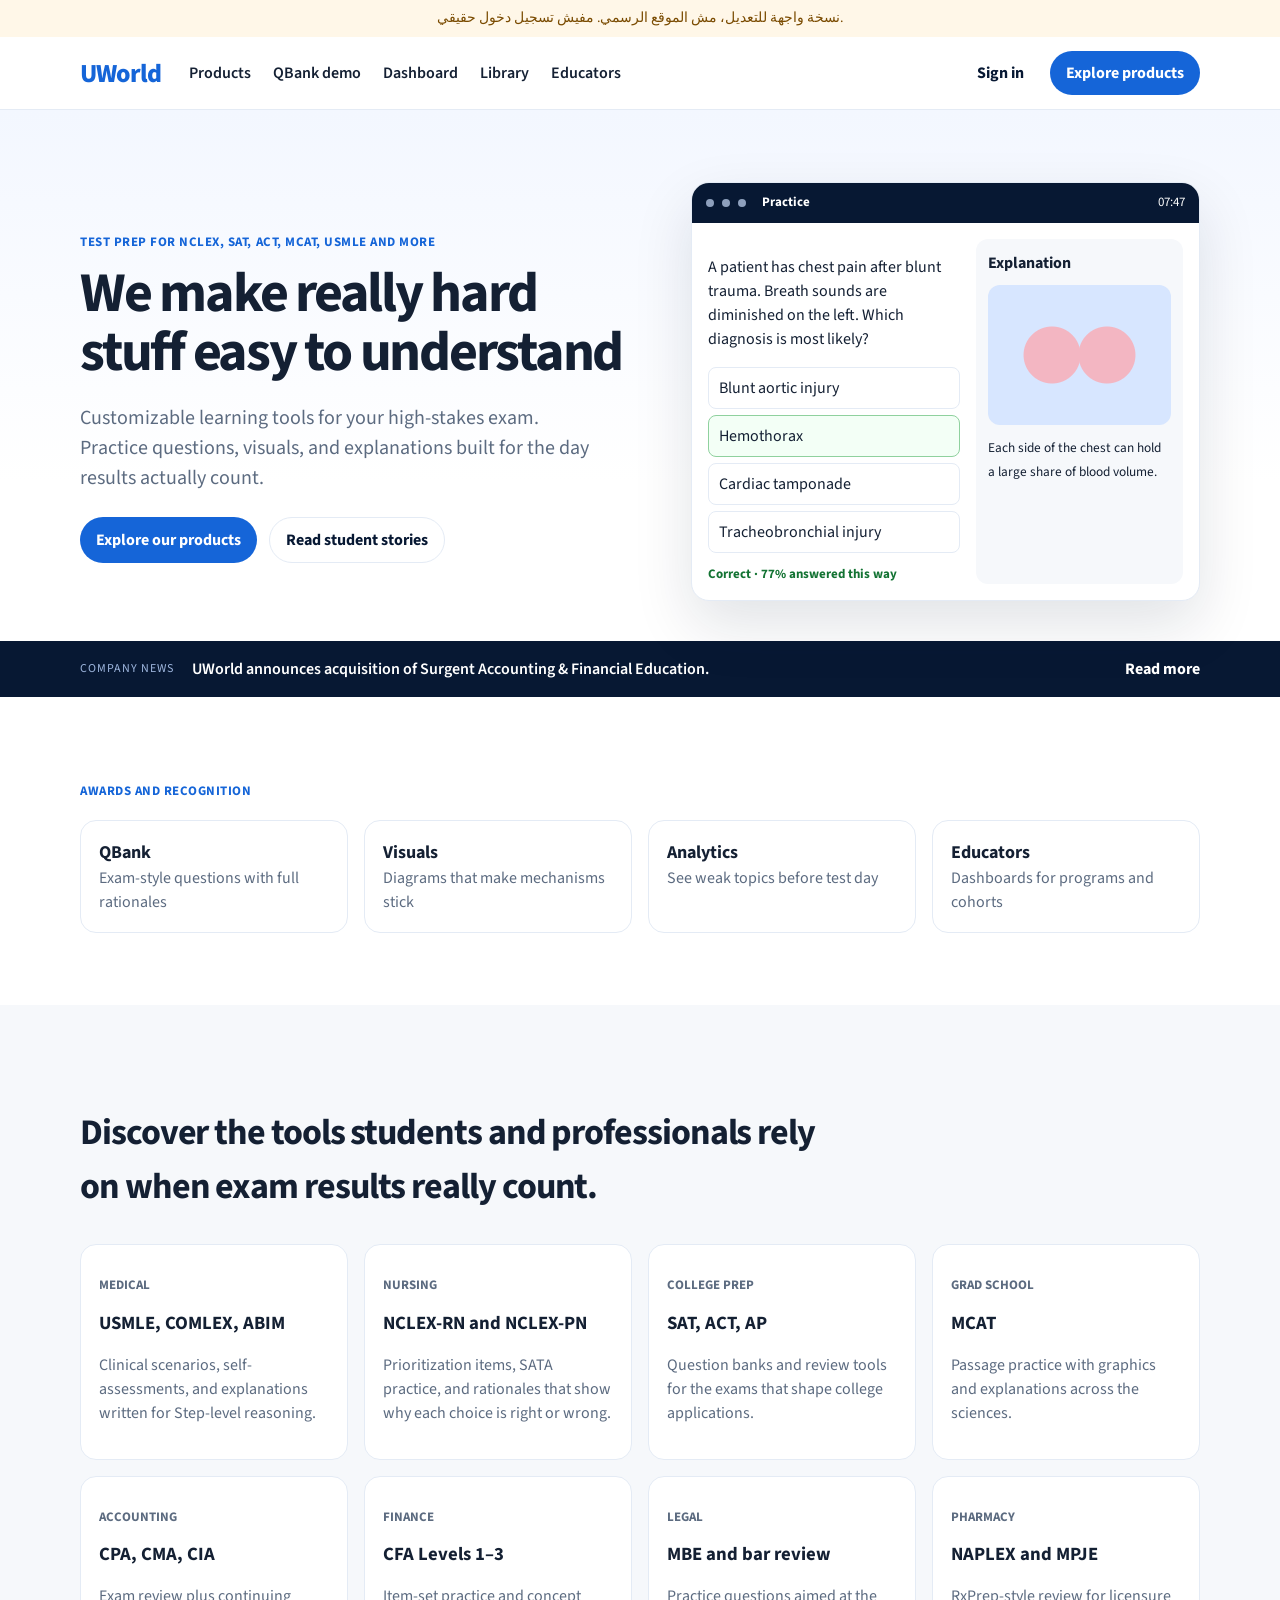
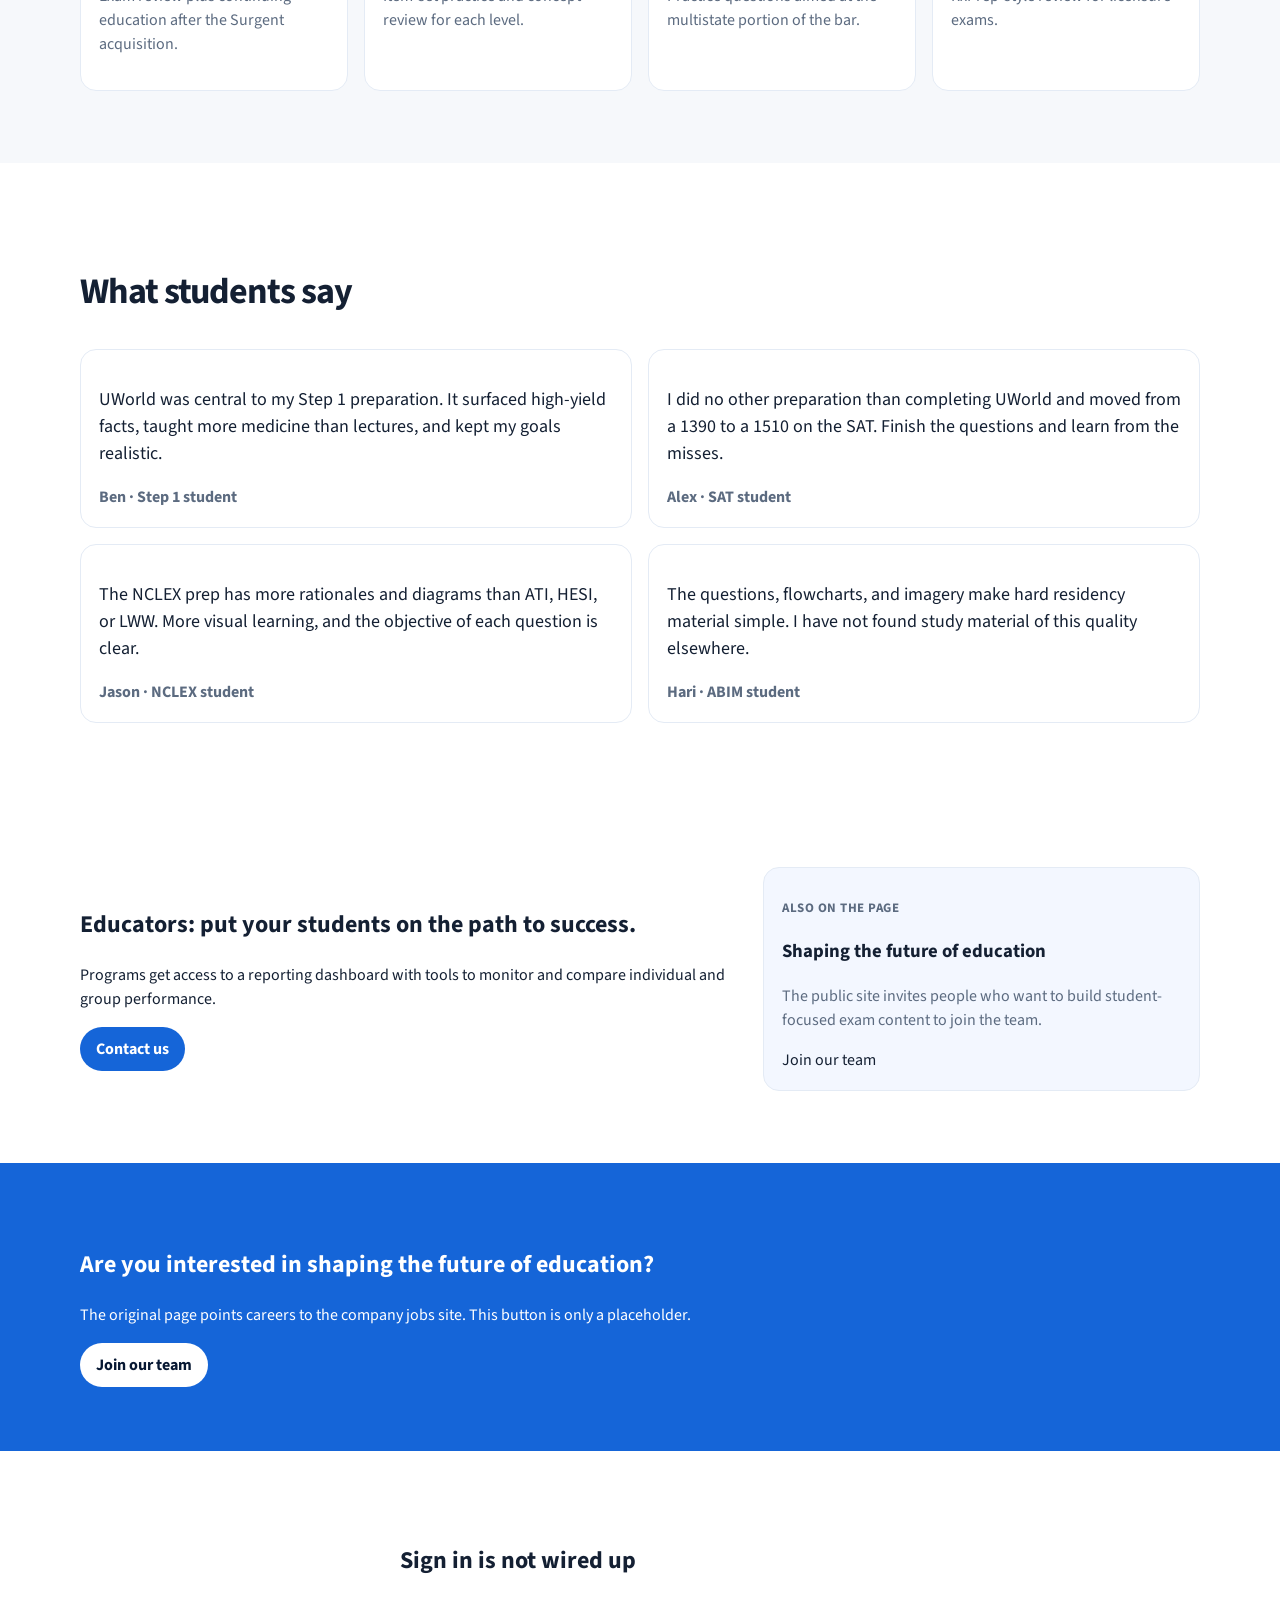
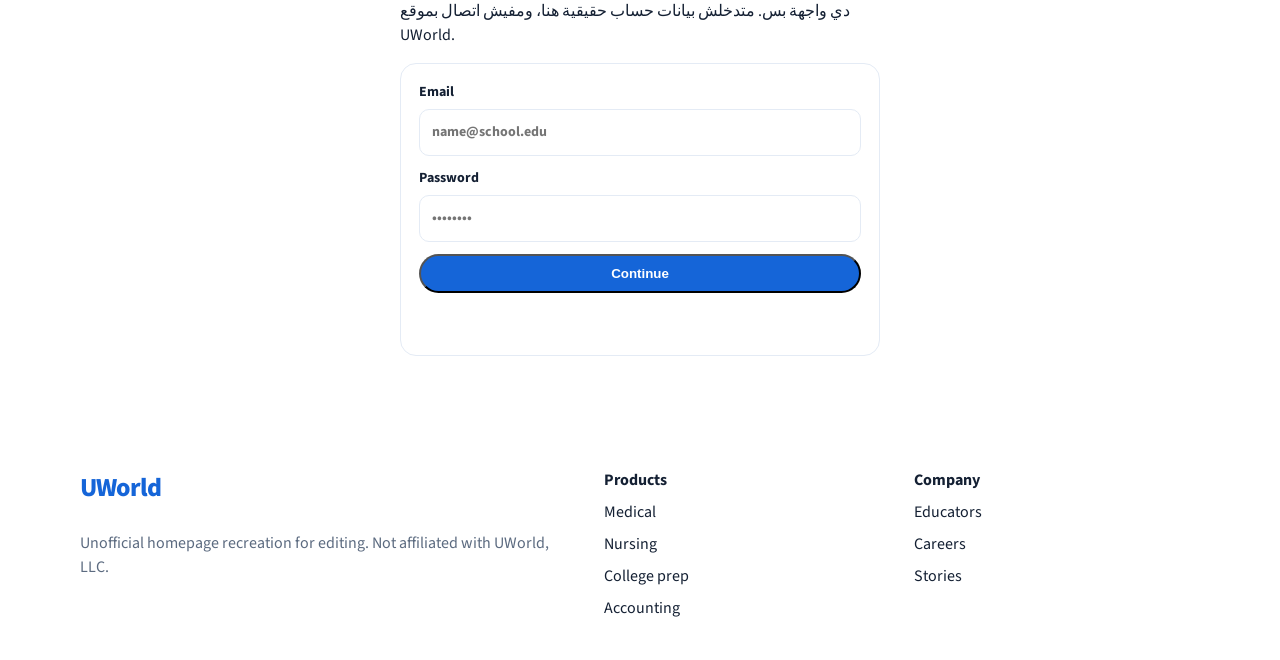
<file: index.html>
<!DOCTYPE html>
<html lang="en">
<head>
  <meta charset="UTF-8" />
  <meta name="viewport" content="width=device-width, initial-scale=1" />
  <title>UWorld UI recreation — Test Prep</title>
  <link rel="stylesheet" href="styles.css" />
  <link rel="preconnect" href="https://fonts.googleapis.com" />
  <link rel="preconnect" href="https://fonts.gstatic.com" crossorigin />
  <link href="https://fonts.googleapis.com/css2?family=Source+Sans+3:wght@400;500;600;700;800&display=swap" rel="stylesheet" />
</head>
<body>
  <div class="note">نسخة واجهة للتعديل، مش الموقع الرسمي. مفيش تسجيل دخول حقيقي.</div>

  <header class="top">
    <div class="wrap top-row">
      <a class="logo" href="#top">UWorld</a>
      <nav class="nav">
        <a href="products.html">Products</a>
        <a href="qbank.html">QBank demo</a>
        <a href="dashboard.html">Dashboard</a>
        <a href="library.html">Library</a>
        <a href="educators.html">Educators</a>
      </nav>
      <div class="top-actions">
        <a class="ghost" href="#signin">Sign in</a>
        <a class="btn" href="#products">Explore products</a>
      </div>
      <button class="burger" id="burger" aria-label="Menu">Menu</button>
    </div>
  </header>

  <main id="top">
    <section class="hero">
      <div class="wrap hero-grid">
        <div>
          <p class="eyebrow">Test prep for NCLEX, SAT, ACT, MCAT, USMLE and more</p>
          <h1>We make really hard stuff easy to understand</h1>
          <p class="lede">Customizable learning tools for your high-stakes exam. Practice questions, visuals, and explanations built for the day results actually count.</p>
          <div class="hero-actions">
            <a class="btn" href="#products">Explore our products</a>
            <a class="btn btn-line" href="#stories">Read student stories</a>
          </div>
        </div>
        <div class="screen" aria-hidden="true">
          <div class="screen-bar">
            <span></span><span></span><span></span>
            <b>Practice</b>
            <em>07:47</em>
          </div>
          <div class="screen-body">
            <div>
              <p>A patient has chest pain after blunt trauma. Breath sounds are diminished on the left. Which diagnosis is most likely?</p>
              <ul>
                <li>Blunt aortic injury</li>
                <li class="on">Hemothorax</li>
                <li>Cardiac tamponade</li>
                <li>Tracheobronchial injury</li>
              </ul>
              <div class="chip">Correct · 77% answered this way</div>
            </div>
            <div class="diagram">
              <strong>Explanation</strong>
              <div class="lungs"></div>
              <small>Each side of the chest can hold a large share of blood volume.</small>
            </div>
          </div>
        </div>
      </div>
    </section>

    <section class="news">
      <div class="wrap news-row">
        <span>Company news</span>
        <p>UWorld announces acquisition of Surgent Accounting & Financial Education.</p>
        <a href="#news">Read more</a>
      </div>
    </section>

    <section class="awards">
      <div class="wrap">
        <p class="eyebrow">Awards and recognition</p>
        <div class="award-row">
          <article><b>QBank</b><span>Exam-style questions with full rationales</span></article>
          <article><b>Visuals</b><span>Diagrams that make mechanisms stick</span></article>
          <article><b>Analytics</b><span>See weak topics before test day</span></article>
          <article><b>Educators</b><span>Dashboards for programs and cohorts</span></article>
        </div>
      </div>
    </section>

    <section class="products" id="products">
      <div class="wrap">
        <h2>Discover the tools students and professionals rely on when exam results really count.</h2>
        <div class="grid">
          <article class="card">
            <p class="tag">Medical</p>
            <h3>USMLE, COMLEX, ABIM</h3>
            <p>Clinical scenarios, self-assessments, and explanations written for Step-level reasoning.</p>
          </article>
          <article class="card">
            <p class="tag">Nursing</p>
            <h3>NCLEX-RN and NCLEX-PN</h3>
            <p>Prioritization items, SATA practice, and rationales that show why each choice is right or wrong.</p>
          </article>
          <article class="card">
            <p class="tag">College prep</p>
            <h3>SAT, ACT, AP</h3>
            <p>Question banks and review tools for the exams that shape college applications.</p>
          </article>
          <article class="card">
            <p class="tag">Grad school</p>
            <h3>MCAT</h3>
            <p>Passage practice with graphics and explanations across the sciences.</p>
          </article>
          <article class="card">
            <p class="tag">Accounting</p>
            <h3>CPA, CMA, CIA</h3>
            <p>Exam review plus continuing education after the Surgent acquisition.</p>
          </article>
          <article class="card">
            <p class="tag">Finance</p>
            <h3>CFA Levels 1–3</h3>
            <p>Item-set practice and concept review for each level.</p>
          </article>
          <article class="card">
            <p class="tag">Legal</p>
            <h3>MBE and bar review</h3>
            <p>Practice questions aimed at the multistate portion of the bar.</p>
          </article>
          <article class="card">
            <p class="tag">Pharmacy</p>
            <h3>NAPLEX and MPJE</h3>
            <p>RxPrep-style review for licensure exams.</p>
          </article>
        </div>
      </div>
    </section>

    <section class="stories" id="stories">
      <div class="wrap">
        <h2>What students say</h2>
        <div class="quotes">
          <blockquote>
            <p>UWorld was central to my Step 1 preparation. It surfaced high-yield facts, taught more medicine than lectures, and kept my goals realistic.</p>
            <footer>Ben · Step 1 student</footer>
          </blockquote>
          <blockquote>
            <p>I did no other preparation than completing UWorld and moved from a 1390 to a 1510 on the SAT. Finish the questions and learn from the misses.</p>
            <footer>Alex · SAT student</footer>
          </blockquote>
          <blockquote>
            <p>The NCLEX prep has more rationales and diagrams than ATI, HESI, or LWW. More visual learning, and the objective of each question is clear.</p>
            <footer>Jason · NCLEX student</footer>
          </blockquote>
          <blockquote>
            <p>The questions, flowcharts, and imagery make hard residency material simple. I have not found study material of this quality elsewhere.</p>
            <footer>Hari · ABIM student</footer>
          </blockquote>
        </div>
      </div>
    </section>

    <section class="split" id="educators">
      <div class="wrap split-grid">
        <div>
          <h2>Educators: put your students on the path to success.</h2>
          <p>Programs get access to a reporting dashboard with tools to monitor and compare individual and group performance.</p>
          <a class="btn" href="#contact">Contact us</a>
        </div>
        <div class="panel" id="news">
          <p class="eyebrow">Also on the page</p>
          <h3>Shaping the future of education</h3>
          <p>The public site invites people who want to build student-focused exam content to join the team.</p>
          <a href="#careers">Join our team</a>
        </div>
      </div>
    </section>

    <section class="cta" id="careers">
      <div class="wrap">
        <h2>Are you interested in shaping the future of education?</h2>
        <p>The original page points careers to the company jobs site. This button is only a placeholder.</p>
        <a class="btn btn-light" href="#contact">Join our team</a>
      </div>
    </section>

    <section class="signin" id="signin">
      <div class="wrap narrow">
        <h2>Sign in is not wired up</h2>
        <p>دي واجهة بس. متدخلش بيانات حساب حقيقية هنا، ومفيش اتصال بموقع UWorld.</p>
        <form id="fake">
          <label>Email <input type="email" placeholder="name@school.edu" /></label>
          <label>Password <input type="password" placeholder="••••••••" /></label>
          <button class="btn" type="submit">Continue</button>
          <p class="form-note" id="form-note"></p>
        </form>
      </div>
    </section>
  </main>

  <footer id="contact">
    <div class="wrap foot">
      <div>
        <a class="logo" href="#top">UWorld</a>
        <p>Unofficial homepage recreation for editing. Not affiliated with UWorld, LLC.</p>
      </div>
      <div>
        <b>Products</b>
        <a href="#products">Medical</a>
        <a href="#products">Nursing</a>
        <a href="#products">College prep</a>
        <a href="#products">Accounting</a>
      </div>
      <div>
        <b>Company</b>
        <a href="#educators">Educators</a>
        <a href="#careers">Careers</a>
        <a href="#stories">Stories</a>
      </div>
    </div>
  </footer>
  <script src="script.js"></script>
</body>
</html>
</file>
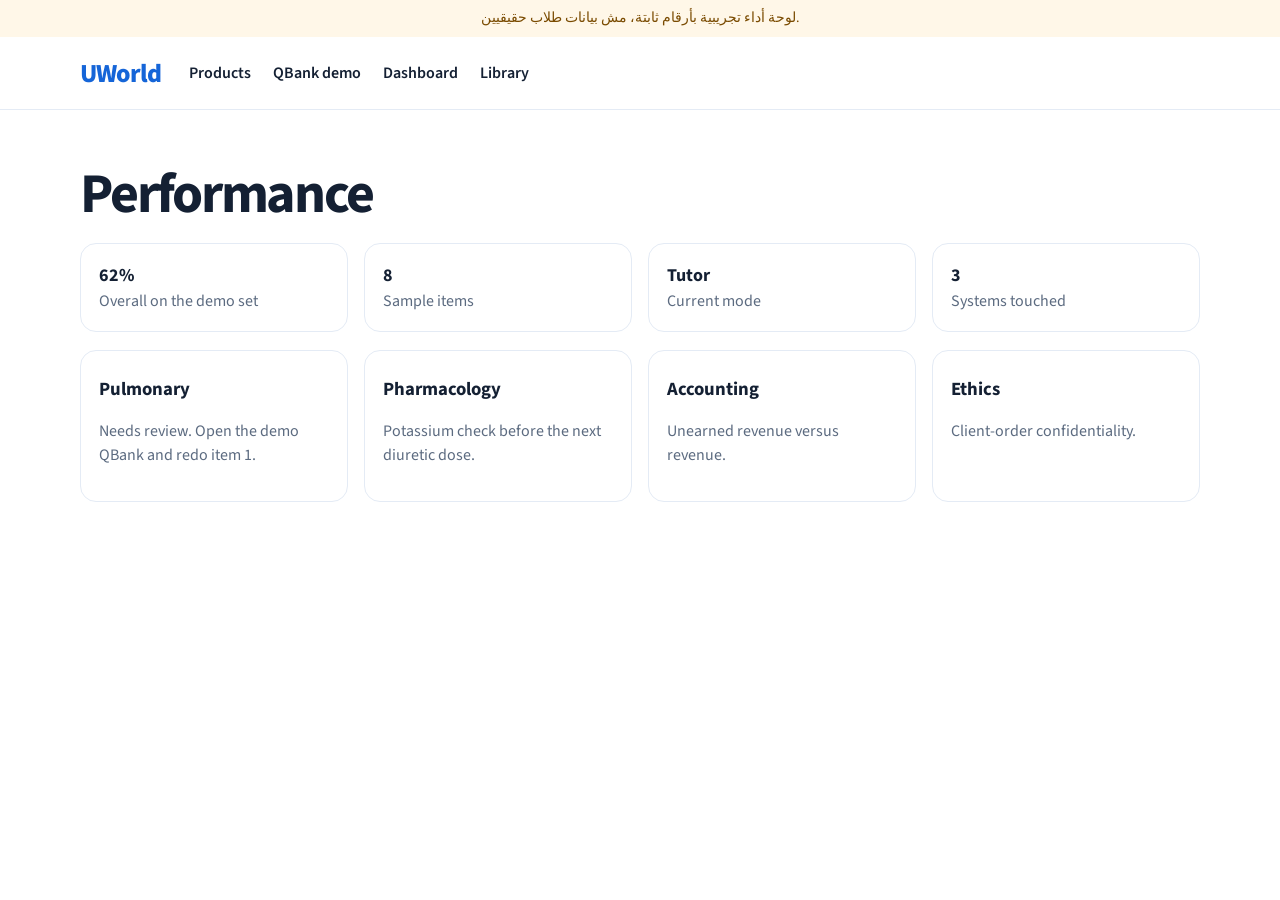
<file: dashboard.html>
<!DOCTYPE html>
<html lang="en">
<head>
  <meta charset="UTF-8" />
  <meta name="viewport" content="width=device-width, initial-scale=1" />
  <title>Dashboard — demo UI</title>
  <link rel="stylesheet" href="styles.css" />
  <link href="https://fonts.googleapis.com/css2?family=Source+Sans+3:wght@400;600;700;800&display=swap" rel="stylesheet" />
</head>
<body>
  <div class="note">لوحة أداء تجريبية بأرقام ثابتة، مش بيانات طلاب حقيقيين.</div>
  <header class="top">
    <div class="wrap top-row">
      <a class="logo" href="index.html">UWorld</a>
      <nav class="nav">
        <a href="products.html">Products</a>
        <a href="qbank.html">QBank demo</a>
        <a href="dashboard.html">Dashboard</a>
        <a href="library.html">Library</a>
      </nav>
    </div>
  </header>
  <main class="page">
    <div class="wrap">
      <h1>Performance</h1>
      <div class="award-row">
        <article><b>62%</b><span>Overall on the demo set</span></article>
        <article><b>8</b><span>Sample items</span></article>
        <article><b>Tutor</b><span>Current mode</span></article>
        <article><b>3</b><span>Systems touched</span></article>
      </div>
      <div class="grid" style="margin-top:18px">
        <article class="card"><h3>Pulmonary</h3><p>Needs review. Open the demo QBank and redo item 1.</p></article>
        <article class="card"><h3>Pharmacology</h3><p>Potassium check before the next diuretic dose.</p></article>
        <article class="card"><h3>Accounting</h3><p>Unearned revenue versus revenue.</p></article>
        <article class="card"><h3>Ethics</h3><p>Client-order confidentiality.</p></article>
      </div>
    </div>
  </main>
</body>
</html>
</file>
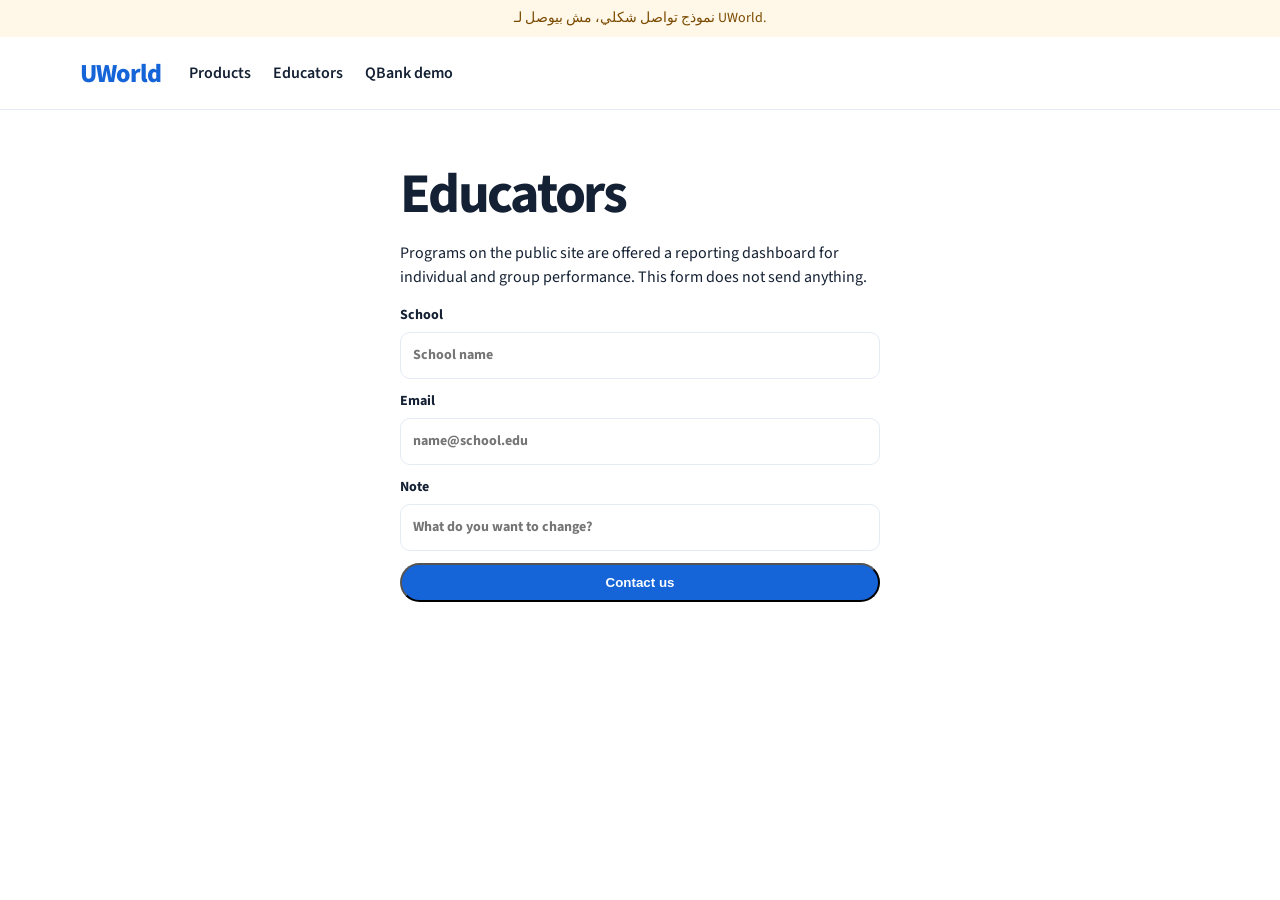
<file: educators.html>
<!DOCTYPE html>
<html lang="en">
<head>
  <meta charset="UTF-8" />
  <meta name="viewport" content="width=device-width, initial-scale=1" />
  <title>Educators — demo UI</title>
  <link rel="stylesheet" href="styles.css" />
  <link href="https://fonts.googleapis.com/css2?family=Source+Sans+3:wght@400;600;700;800&display=swap" rel="stylesheet" />
</head>
<body>
  <div class="note">نموذج تواصل شكلي، مش بيوصل لـ UWorld.</div>
  <header class="top">
    <div class="wrap top-row">
      <a class="logo" href="index.html">UWorld</a>
      <nav class="nav">
        <a href="products.html">Products</a>
        <a href="educators.html">Educators</a>
        <a href="qbank.html">QBank demo</a>
      </nav>
    </div>
  </header>
  <main class="page">
    <div class="wrap narrow">
      <h1>Educators</h1>
      <p>Programs on the public site are offered a reporting dashboard for individual and group performance. This form does not send anything.</p>
      <form id="contact">
        <label>School <input name="school" placeholder="School name" /></label>
        <label>Email <input type="email" placeholder="name@school.edu" /></label>
        <label>Note <input placeholder="What do you want to change?" /></label>
        <button class="btn" type="submit">Contact us</button>
        <p class="form-note" id="msg"></p>
      </form>
    </div>
  </main>
  <script>
    document.getElementById("contact").onsubmit = (e) => {
      e.preventDefault();
      document.getElementById("msg").textContent = "متخزّنش. النموذج للشكل فقط.";
    };
  </script>
</body>
</html>
</file>
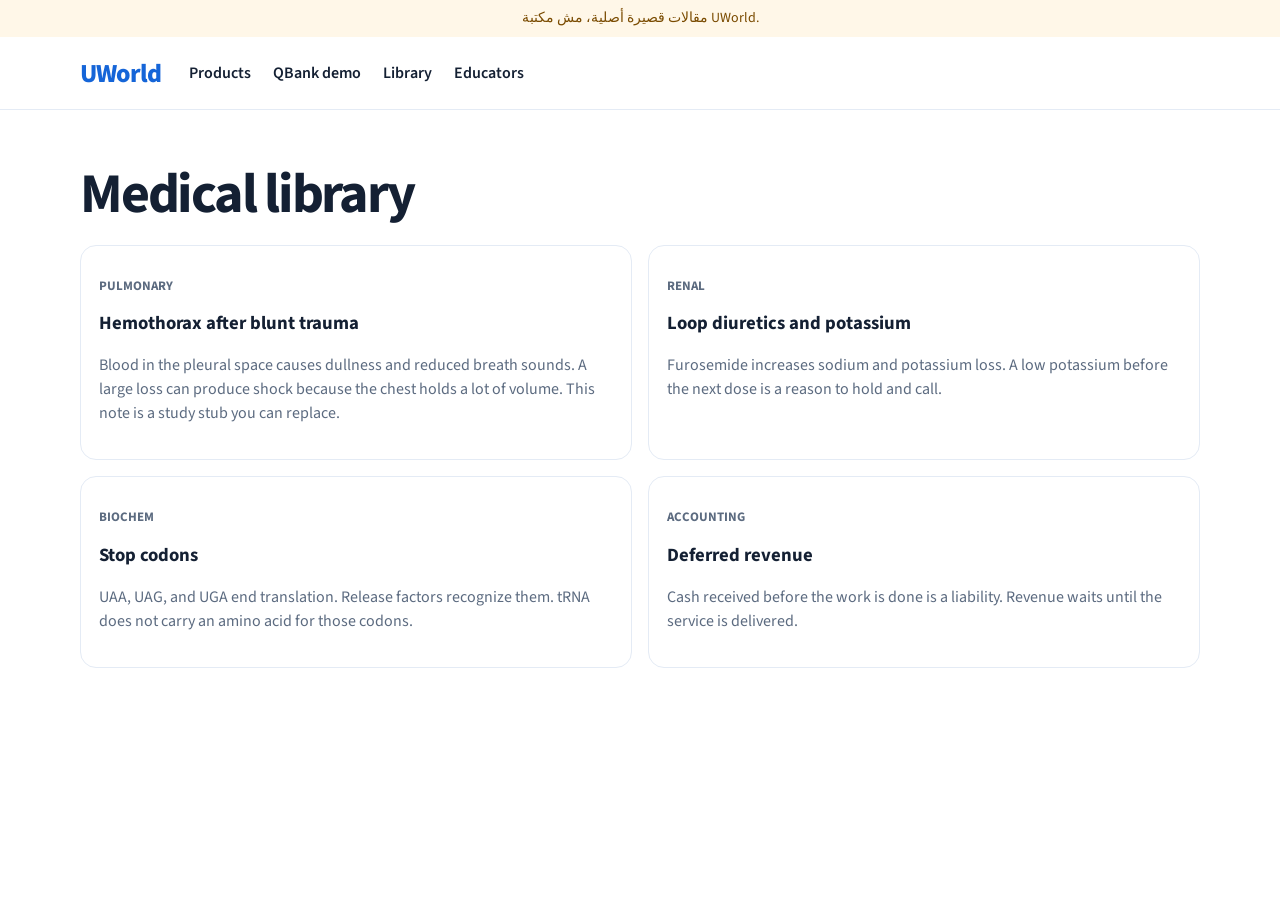
<file: library.html>
<!DOCTYPE html>
<html lang="en">
<head>
  <meta charset="UTF-8" />
  <meta name="viewport" content="width=device-width, initial-scale=1" />
  <title>Library — demo UI</title>
  <link rel="stylesheet" href="styles.css" />
  <link href="https://fonts.googleapis.com/css2?family=Source+Sans+3:wght@400;600;700;800&display=swap" rel="stylesheet" />
</head>
<body>
  <div class="note">مقالات قصيرة أصلية، مش مكتبة UWorld.</div>
  <header class="top">
    <div class="wrap top-row">
      <a class="logo" href="index.html">UWorld</a>
      <nav class="nav">
        <a href="products.html">Products</a>
        <a href="qbank.html">QBank demo</a>
        <a href="library.html">Library</a>
        <a href="educators.html">Educators</a>
      </nav>
    </div>
  </header>
  <main class="page">
    <div class="wrap">
      <h1>Medical library</h1>
      <div class="quotes">
        <article class="card"><p class="tag">Pulmonary</p><h3>Hemothorax after blunt trauma</h3><p>Blood in the pleural space causes dullness and reduced breath sounds. A large loss can produce shock because the chest holds a lot of volume. This note is a study stub you can replace.</p></article>
        <article class="card"><p class="tag">Renal</p><h3>Loop diuretics and potassium</h3><p>Furosemide increases sodium and potassium loss. A low potassium before the next dose is a reason to hold and call.</p></article>
        <article class="card"><p class="tag">Biochem</p><h3>Stop codons</h3><p>UAA, UAG, and UGA end translation. Release factors recognize them. tRNA does not carry an amino acid for those codons.</p></article>
        <article class="card"><p class="tag">Accounting</p><h3>Deferred revenue</h3><p>Cash received before the work is done is a liability. Revenue waits until the service is delivered.</p></article>
      </div>
    </div>
  </main>
</body>
</html>
</file>
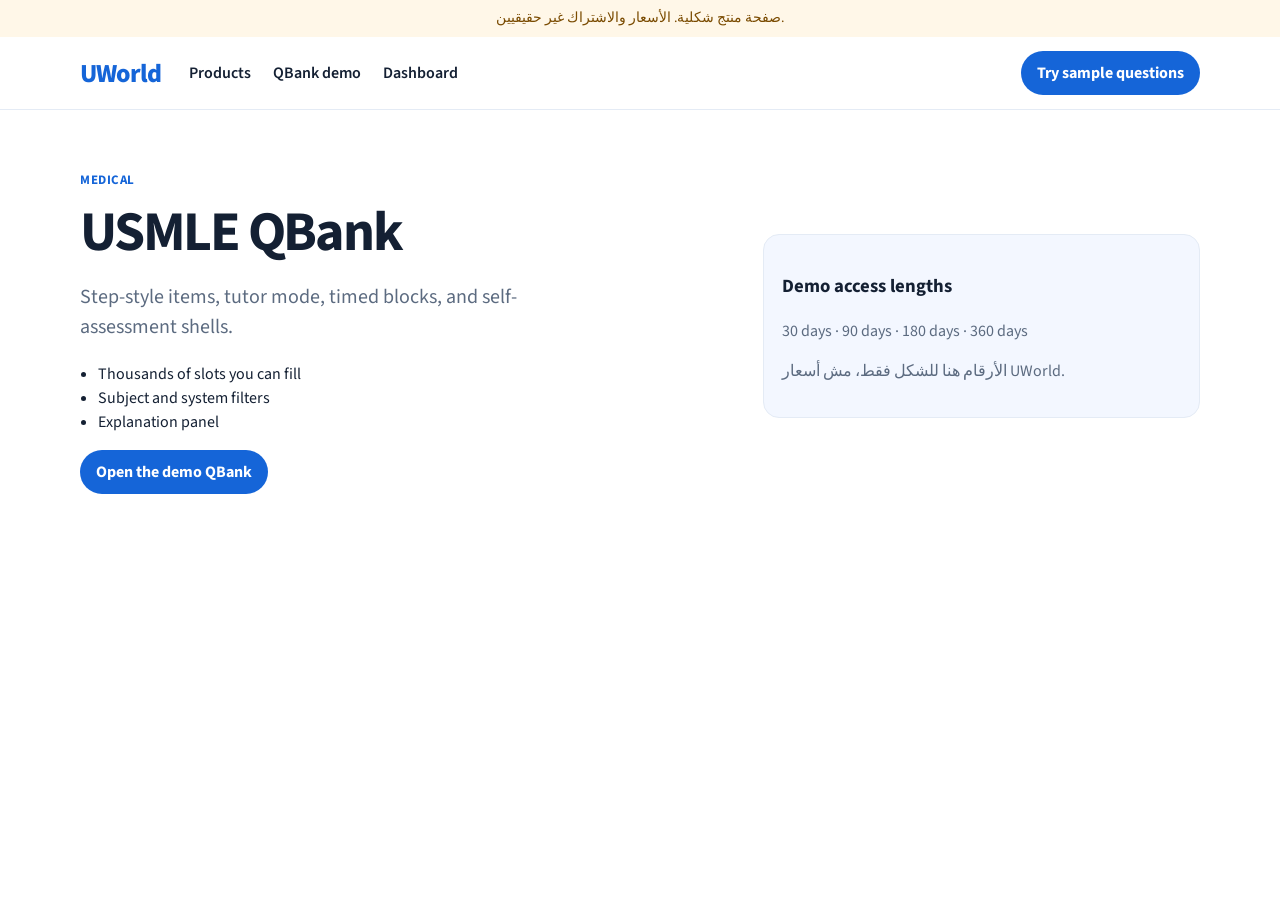
<file: product.html>
<!DOCTYPE html>
<html lang="en">
<head>
  <meta charset="UTF-8" />
  <meta name="viewport" content="width=device-width, initial-scale=1" />
  <title>Product — demo UI</title>
  <link rel="stylesheet" href="styles.css" />
  <link href="https://fonts.googleapis.com/css2?family=Source+Sans+3:wght@400;600;700;800&display=swap" rel="stylesheet" />
</head>
<body>
  <div class="note">صفحة منتج شكلية. الأسعار والاشتراك غير حقيقيين.</div>
  <header class="top">
    <div class="wrap top-row">
      <a class="logo" href="index.html">UWorld</a>
      <nav class="nav">
        <a href="products.html">Products</a>
        <a href="qbank.html">QBank demo</a>
        <a href="dashboard.html">Dashboard</a>
      </nav>
      <div class="top-actions"><a class="btn" href="qbank.html">Try sample questions</a></div>
    </div>
  </header>
  <main class="page">
    <div class="wrap split-grid">
      <div>
        <p class="eyebrow" id="tag">Product</p>
        <h1 id="title">Exam prep</h1>
        <p class="lede" id="blurb"></p>
        <ul class="features" id="features"></ul>
        <a class="btn" href="qbank.html">Open the demo QBank</a>
      </div>
      <div class="panel">
        <h3>Demo access lengths</h3>
        <p>30 days · 90 days · 180 days · 360 days</p>
        <p>الأرقام هنا للشكل فقط، مش أسعار UWorld.</p>
      </div>
    </div>
  </main>
  <script>
    const catalog = {
      usmle: ["Medical", "USMLE QBank", "Step-style items, tutor mode, timed blocks, and self-assessment shells.", ["Thousands of slots you can fill", "Subject and system filters", "Explanation panel"]],
      comlex: ["Medical", "COMLEX", "Same practice shell, labeled for COMLEX.", ["Osteopathic item slots", "Timed blocks"]],
      abim: ["Boards", "ABIM and ABFM", "Board-review layout with performance tags.", ["Topic filters", "Explanation panel"]],
      nclex: ["Nursing", "NCLEX", "Prioritization and alternate-format practice.", ["SATA-ready choices", "Rationale column"]],
      fnp: ["Nursing", "FNP", "Nurse practitioner review shell.", ["System tags", "Notebook link"]],
      sat: ["College prep", "SAT, ACT, AP", "Section practice for college admissions exams.", ["Reading and math slots", "Score placeholder"]],
      mcat: ["Grad school", "MCAT", "Passage plus discrete questions.", ["Science sections", "Explanation panel"]],
      cpa: ["Accounting", "CPA, CMA, CIA", "Accounting exam review shell.", ["Multiple-choice slots", "Simulation placeholder"]],
      cfa: ["Finance", "CFA", "Item-set style layout.", ["Levels 1 to 3 labels", "Ethics sample"]],
      mbe: ["Legal", "MBE", "Multistate bar practice shell.", ["Subject filters", "Explanation panel"]],
      naplex: ["Pharmacy", "NAPLEX", "Pharmacy licensure practice shell.", ["Drug topic tags", "Calculation placeholder"]]
    };
    const id = new URLSearchParams(location.search).get("id") || "usmle";
    const item = catalog[id] || catalog.usmle;
    document.getElementById("tag").textContent = item[0];
    document.getElementById("title").textContent = item[1];
    document.getElementById("blurb").textContent = item[2];
    document.getElementById("features").innerHTML = item[3].map((f) => `<li>${f}</li>`).join("");
  </script>
</body>
</html>
</file>
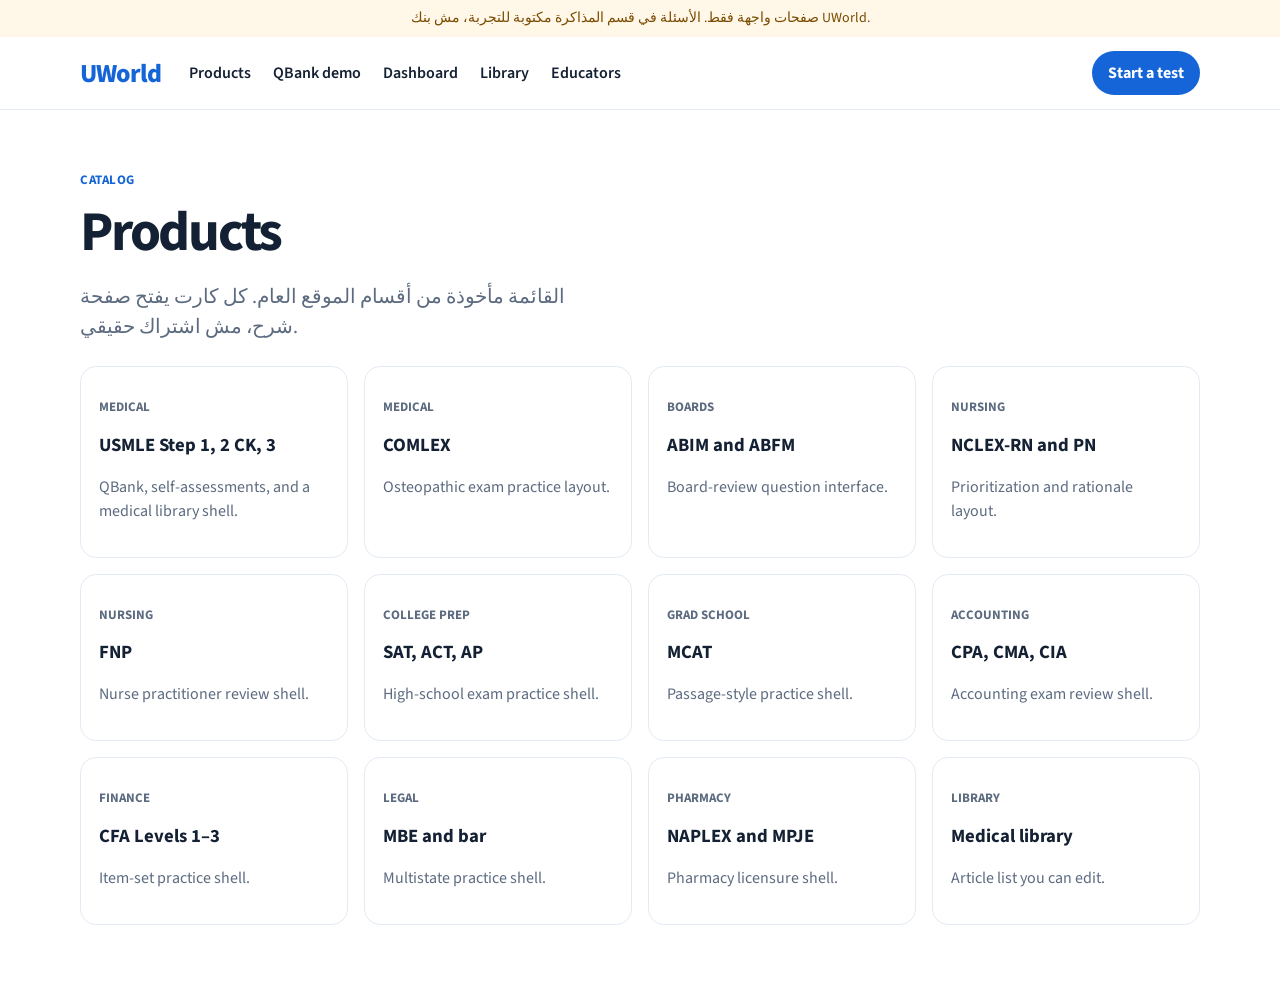
<file: products.html>
<!DOCTYPE html>
<html lang="en">
<head>
  <meta charset="UTF-8" />
  <meta name="viewport" content="width=device-width, initial-scale=1" />
  <title>Products — demo UI</title>
  <link rel="stylesheet" href="styles.css" />
  <link href="https://fonts.googleapis.com/css2?family=Source+Sans+3:wght@400;600;700;800&display=swap" rel="stylesheet" />
</head>
<body>
  <div class="note">صفحات واجهة فقط. الأسئلة في قسم المذاكرة مكتوبة للتجربة، مش بنك UWorld.</div>
  <header class="top">
    <div class="wrap top-row">
      <a class="logo" href="index.html">UWorld</a>
      <nav class="nav">
        <a href="products.html">Products</a>
        <a href="qbank.html">QBank demo</a>
        <a href="dashboard.html">Dashboard</a>
        <a href="library.html">Library</a>
        <a href="educators.html">Educators</a>
      </nav>
      <div class="top-actions"><a class="btn" href="qbank.html">Start a test</a></div>
    </div>
  </header>
  <main class="page">
    <div class="wrap">
      <p class="eyebrow">Catalog</p>
      <h1>Products</h1>
      <p class="lede">القائمة مأخوذة من أقسام الموقع العام. كل كارت يفتح صفحة شرح، مش اشتراك حقيقي.</p>
      <div class="grid">
        <a class="card" href="product.html?id=usmle"><p class="tag">Medical</p><h3>USMLE Step 1, 2 CK, 3</h3><p>QBank, self-assessments, and a medical library shell.</p></a>
        <a class="card" href="product.html?id=comlex"><p class="tag">Medical</p><h3>COMLEX</h3><p>Osteopathic exam practice layout.</p></a>
        <a class="card" href="product.html?id=abim"><p class="tag">Boards</p><h3>ABIM and ABFM</h3><p>Board-review question interface.</p></a>
        <a class="card" href="product.html?id=nclex"><p class="tag">Nursing</p><h3>NCLEX-RN and PN</h3><p>Prioritization and rationale layout.</p></a>
        <a class="card" href="product.html?id=fnp"><p class="tag">Nursing</p><h3>FNP</h3><p>Nurse practitioner review shell.</p></a>
        <a class="card" href="product.html?id=sat"><p class="tag">College prep</p><h3>SAT, ACT, AP</h3><p>High-school exam practice shell.</p></a>
        <a class="card" href="product.html?id=mcat"><p class="tag">Grad school</p><h3>MCAT</h3><p>Passage-style practice shell.</p></a>
        <a class="card" href="product.html?id=cpa"><p class="tag">Accounting</p><h3>CPA, CMA, CIA</h3><p>Accounting exam review shell.</p></a>
        <a class="card" href="product.html?id=cfa"><p class="tag">Finance</p><h3>CFA Levels 1–3</h3><p>Item-set practice shell.</p></a>
        <a class="card" href="product.html?id=mbe"><p class="tag">Legal</p><h3>MBE and bar</h3><p>Multistate practice shell.</p></a>
        <a class="card" href="product.html?id=naplex"><p class="tag">Pharmacy</p><h3>NAPLEX and MPJE</h3><p>Pharmacy licensure shell.</p></a>
        <a class="card" href="library.html"><p class="tag">Library</p><h3>Medical library</h3><p>Article list you can edit.</p></a>
      </div>
    </div>
  </main>
</body>
</html>
</file>
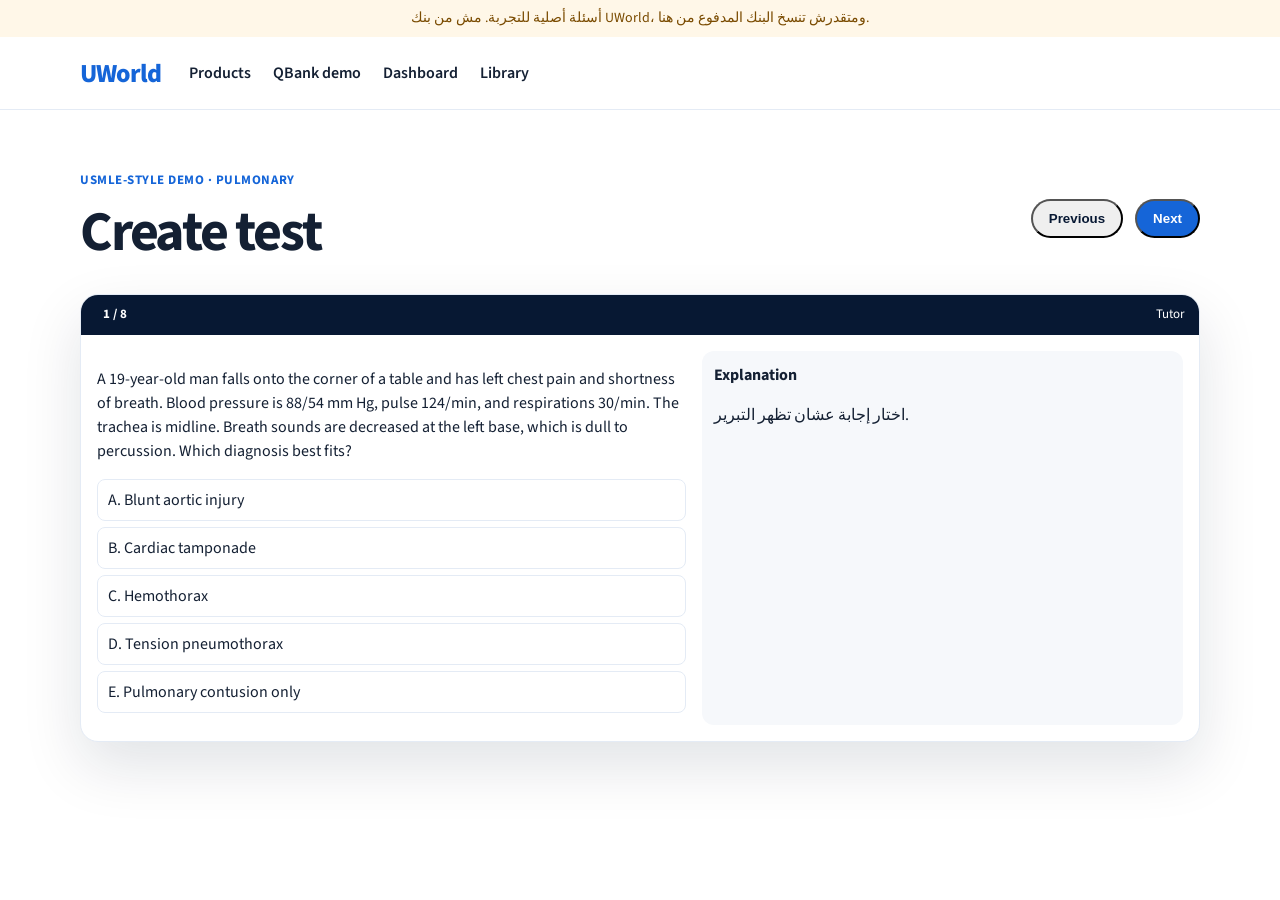
<file: qbank.html>
<!DOCTYPE html>
<html lang="en">
<head>
  <meta charset="UTF-8" />
  <meta name="viewport" content="width=device-width, initial-scale=1" />
  <title>QBank demo</title>
  <link rel="stylesheet" href="styles.css" />
  <link href="https://fonts.googleapis.com/css2?family=Source+Sans+3:wght@400;600;700;800&display=swap" rel="stylesheet" />
</head>
<body>
  <div class="note">أسئلة أصلية للتجربة. مش من بنك UWorld، ومتقدرش تنسخ البنك المدفوع من هنا.</div>
  <header class="top">
    <div class="wrap top-row">
      <a class="logo" href="index.html">UWorld</a>
      <nav class="nav">
        <a href="products.html">Products</a>
        <a href="qbank.html">QBank demo</a>
        <a href="dashboard.html">Dashboard</a>
        <a href="library.html">Library</a>
      </nav>
    </div>
  </header>
  <main class="page">
    <div class="wrap">
      <div class="q-top">
        <div>
          <p class="eyebrow" id="meta">Demo</p>
          <h1>Create test</h1>
        </div>
        <div class="q-actions">
          <button class="ghost" id="prev" type="button">Previous</button>
          <button class="btn" id="next" type="button">Next</button>
        </div>
      </div>
      <div class="screen q-screen">
        <div class="screen-bar"><b id="count">1 / 8</b><em id="mode">Tutor</em></div>
        <div class="screen-body">
          <div>
            <p id="stem"></p>
            <ul id="choices"></ul>
          </div>
          <div class="diagram" id="explain">
            <strong>Explanation</strong>
            <p>اختار إجابة عشان تظهر التبرير.</p>
          </div>
        </div>
      </div>
    </div>
  </main>
  <script src="questions.js"></script>
  <script>
    const bank = readBank();
    let index = 0;
    let picked = Array(bank.length).fill(null);
    const choices = document.getElementById("choices");
    function render() {
      const q = bank[index];
      document.getElementById("meta").textContent = q.exam + " · " + q.system;
      document.getElementById("count").textContent = (index + 1) + " / " + bank.length;
      document.getElementById("stem").textContent = q.stem;
      choices.innerHTML = "";
      q.choices.forEach((text, i) => {
        const li = document.createElement("li");
        li.textContent = String.fromCharCode(65 + i) + ". " + text;
        if (picked[index] === i) li.className = i === q.answer ? "on" : "bad";
        li.onclick = () => {
          picked[index] = i;
          const box = document.getElementById("explain");
          box.innerHTML = "<strong>" + (i === q.answer ? "Correct" : "Review") + "</strong><p>" + q.why + "</p>";
          render();
        };
        choices.appendChild(li);
      });
      if (picked[index] === null) {
        document.getElementById("explain").innerHTML = "<strong>Explanation</strong><p>اختار إجابة عشان تظهر التبرير.</p>";
      }
    }
    document.getElementById("next").onclick = () => { index = Math.min(bank.length - 1, index + 1); render(); };
    document.getElementById("prev").onclick = () => { index = Math.max(0, index - 1); render(); };
    render();
  </script>
</body>
</html>
</file>
<file: styles.css>
:root {
  --navy: #071833;
  --blue: #1565d8;
  --blue-dark: #0e4cad;
  --ink: #142033;
  --muted: #5c6b80;
  --line: #e4ebf5;
  --bg: #f6f8fb;
  --card: #ffffff;
  --max: 1120px;
}

* { box-sizing: border-box; }
html { scroll-behavior: smooth; }
body {
  margin: 0;
  font-family: "Source Sans 3", "Segoe UI", sans-serif;
  color: var(--ink);
  background: #fff;
  line-height: 1.5;
}
a { color: inherit; text-decoration: none; }
.wrap { width: min(var(--max), calc(100% - 40px)); margin: 0 auto; }
.note {
  background: #fff7e8;
  color: #7a4b00;
  text-align: center;
  font-size: 14px;
  padding: 8px 16px;
}

.top {
  position: sticky;
  top: 0;
  z-index: 5;
  background: rgba(255,255,255,.94);
  border-bottom: 1px solid var(--line);
  backdrop-filter: blur(10px);
}
.top-row { display: flex; align-items: center; gap: 28px; min-height: 72px; }
.logo { font-weight: 800; font-size: 26px; letter-spacing: -0.04em; color: var(--blue); }
.nav { display: flex; gap: 22px; align-items: center; font-weight: 600; }
.nav-btn, .burger {
  border: 0;
  background: transparent;
  font: inherit;
  font-weight: 600;
  cursor: pointer;
}
.drop { position: relative; }
.menu {
  display: none;
  position: absolute;
  top: 28px;
  left: 0;
  background: #fff;
  border: 1px solid var(--line);
  border-radius: 12px;
  min-width: 180px;
  padding: 8px;
  box-shadow: 0 12px 40px rgba(7,24,51,.08);
}
.drop:hover .menu, .drop:focus-within .menu { display: grid; }
.menu a { padding: 8px 10px; border-radius: 8px; }
.menu a:hover { background: var(--bg); }
.top-actions { margin-left: auto; display: flex; gap: 10px; align-items: center; }
.burger { display: none; margin-left: auto; }

.btn, .ghost, .btn-line, .btn-light {
  display: inline-flex;
  align-items: center;
  justify-content: center;
  border-radius: 999px;
  padding: 10px 16px;
  font-weight: 700;
}
.btn { background: var(--blue); color: #fff; }
.btn:hover { background: var(--blue-dark); }
.ghost { color: var(--navy); }
.btn-line { background: #fff; color: var(--navy); border: 1px solid var(--line); }
.btn-light { background: #fff; color: var(--navy); }

.hero { padding: 72px 0 40px; background: linear-gradient(180deg, #f3f7ff, #fff 70%); }
.hero-grid { display: grid; grid-template-columns: 1.05fr .95fr; gap: 48px; align-items: center; }
.eyebrow { color: var(--blue); font-weight: 700; letter-spacing: .04em; text-transform: uppercase; font-size: 13px; }
h1 { font-size: 56px; line-height: 1.05; letter-spacing: -0.04em; margin: 8px 0 16px; }
.lede { font-size: 20px; color: var(--muted); max-width: 520px; }
.hero-actions { display: flex; gap: 12px; margin-top: 24px; flex-wrap: wrap; }

.screen {
  background: #fff;
  border: 1px solid var(--line);
  border-radius: 18px;
  box-shadow: 0 24px 60px rgba(7,24,51,.12);
  overflow: hidden;
}
.screen-bar {
  background: var(--navy);
  color: #fff;
  display: flex;
  align-items: center;
  gap: 8px;
  padding: 10px 14px;
  font-size: 13px;
}
.screen-bar span { width: 8px; height: 8px; border-radius: 50%; background: #8ea0bd; }
.screen-bar b { margin-left: 8px; }
.screen-bar em { margin-left: auto; font-style: normal; }
.screen-body { display: grid; grid-template-columns: 1.1fr .9fr; gap: 16px; padding: 16px; }
.screen-body ul { list-style: none; padding: 0; margin: 12px 0; }
.screen-body li { border: 1px solid var(--line); border-radius: 8px; padding: 8px 10px; margin-bottom: 6px; }
.screen-body li.on { border-color: #8fd19e; background: #f3fff6; }
.chip { font-size: 13px; color: #137333; font-weight: 700; }
.diagram { background: var(--bg); border-radius: 12px; padding: 12px; }
.lungs {
  height: 140px;
  margin: 10px 0;
  background:
    radial-gradient(circle at 35% 50%, #f3b6c2 0 28px, transparent 29px),
    radial-gradient(circle at 65% 50%, #f3b6c2 0 28px, transparent 29px),
    linear-gradient(#d7e6ff, #d7e6ff);
  border-radius: 12px;
}

.news { background: var(--navy); color: #fff; }
.news-row { display: flex; gap: 18px; align-items: center; padding: 16px 0; }
.news-row span { font-size: 12px; letter-spacing: .08em; text-transform: uppercase; color: #9eb6de; }
.news-row p { margin: 0; font-weight: 600; }
.news-row a { margin-left: auto; color: #fff; font-weight: 700; }

.awards, .products, .stories, .split, .signin { padding: 72px 0; }
.award-row, .grid, .quotes { display: grid; gap: 16px; }
.award-row { grid-template-columns: repeat(4, 1fr); margin-top: 18px; }
.award-row article, .card, .panel, blockquote, .signin form {
  background: var(--card);
  border: 1px solid var(--line);
  border-radius: 16px;
  padding: 18px;
}
.award-row b { display: block; font-size: 18px; }
.award-row span, .card p, .panel p, footer p { color: var(--muted); }
.products { background: var(--bg); }
.products h2, .stories h2 { font-size: 36px; letter-spacing: -0.03em; max-width: 760px; }
.grid { grid-template-columns: repeat(4, 1fr); margin-top: 24px; }
.tag { color: var(--blue); font-weight: 700; font-size: 13px; text-transform: uppercase; }
.card h3 { margin: 6px 0; }
.quotes { grid-template-columns: 1fr 1fr; margin-top: 20px; }
blockquote { margin: 0; }
blockquote p { font-size: 18px; }
blockquote footer { margin-top: 12px; color: var(--muted); font-weight: 700; }

.split-grid { display: grid; grid-template-columns: 1.2fr .8fr; gap: 28px; align-items: center; }
.panel { background: #f3f7ff; }
.cta { background: var(--blue); color: #fff; padding: 64px 0; }
.cta p { max-width: 640px; }
.narrow { max-width: 480px; }
form { display: grid; gap: 12px; margin-top: 16px; }
label { display: grid; gap: 6px; font-weight: 700; font-size: 14px; }
input {
  border: 1px solid var(--line);
  border-radius: 10px;
  padding: 12px;
  font: inherit;
}
.page { padding: 48px 0 72px; }
.features { padding-left: 18px; }
.q-top, .q-actions { display: flex; justify-content: space-between; gap: 12px; align-items: center; }
.q-screen { margin-top: 16px; }
.screen-body li.bad { border-color: #e7b4b4; background: #fff6f6; }
.card { color: inherit; }
.foot { display: grid; grid-template-columns: 1.4fr .8fr .8fr; gap: 24px; padding: 40px 0; }
.foot div { display: grid; gap: 8px; align-content: start; }

@media (max-width: 900px) {
  h1 { font-size: 38px; }
  .hero-grid, .screen-body, .split-grid, .award-row, .grid, .quotes, .foot { grid-template-columns: 1fr; }
  .nav, .top-actions { display: none; }
  .top.open .nav, .top.open .top-actions {
    display: flex;
    flex-direction: column;
    align-items: flex-start;
    position: absolute;
    top: 72px;
    left: 0;
    right: 0;
    background: #fff;
    padding: 16px 20px 20px;
    border-bottom: 1px solid var(--line);
  }
  .burger { display: inline-flex; }
  .news-row { flex-direction: column; align-items: flex-start; }
}
</file>
